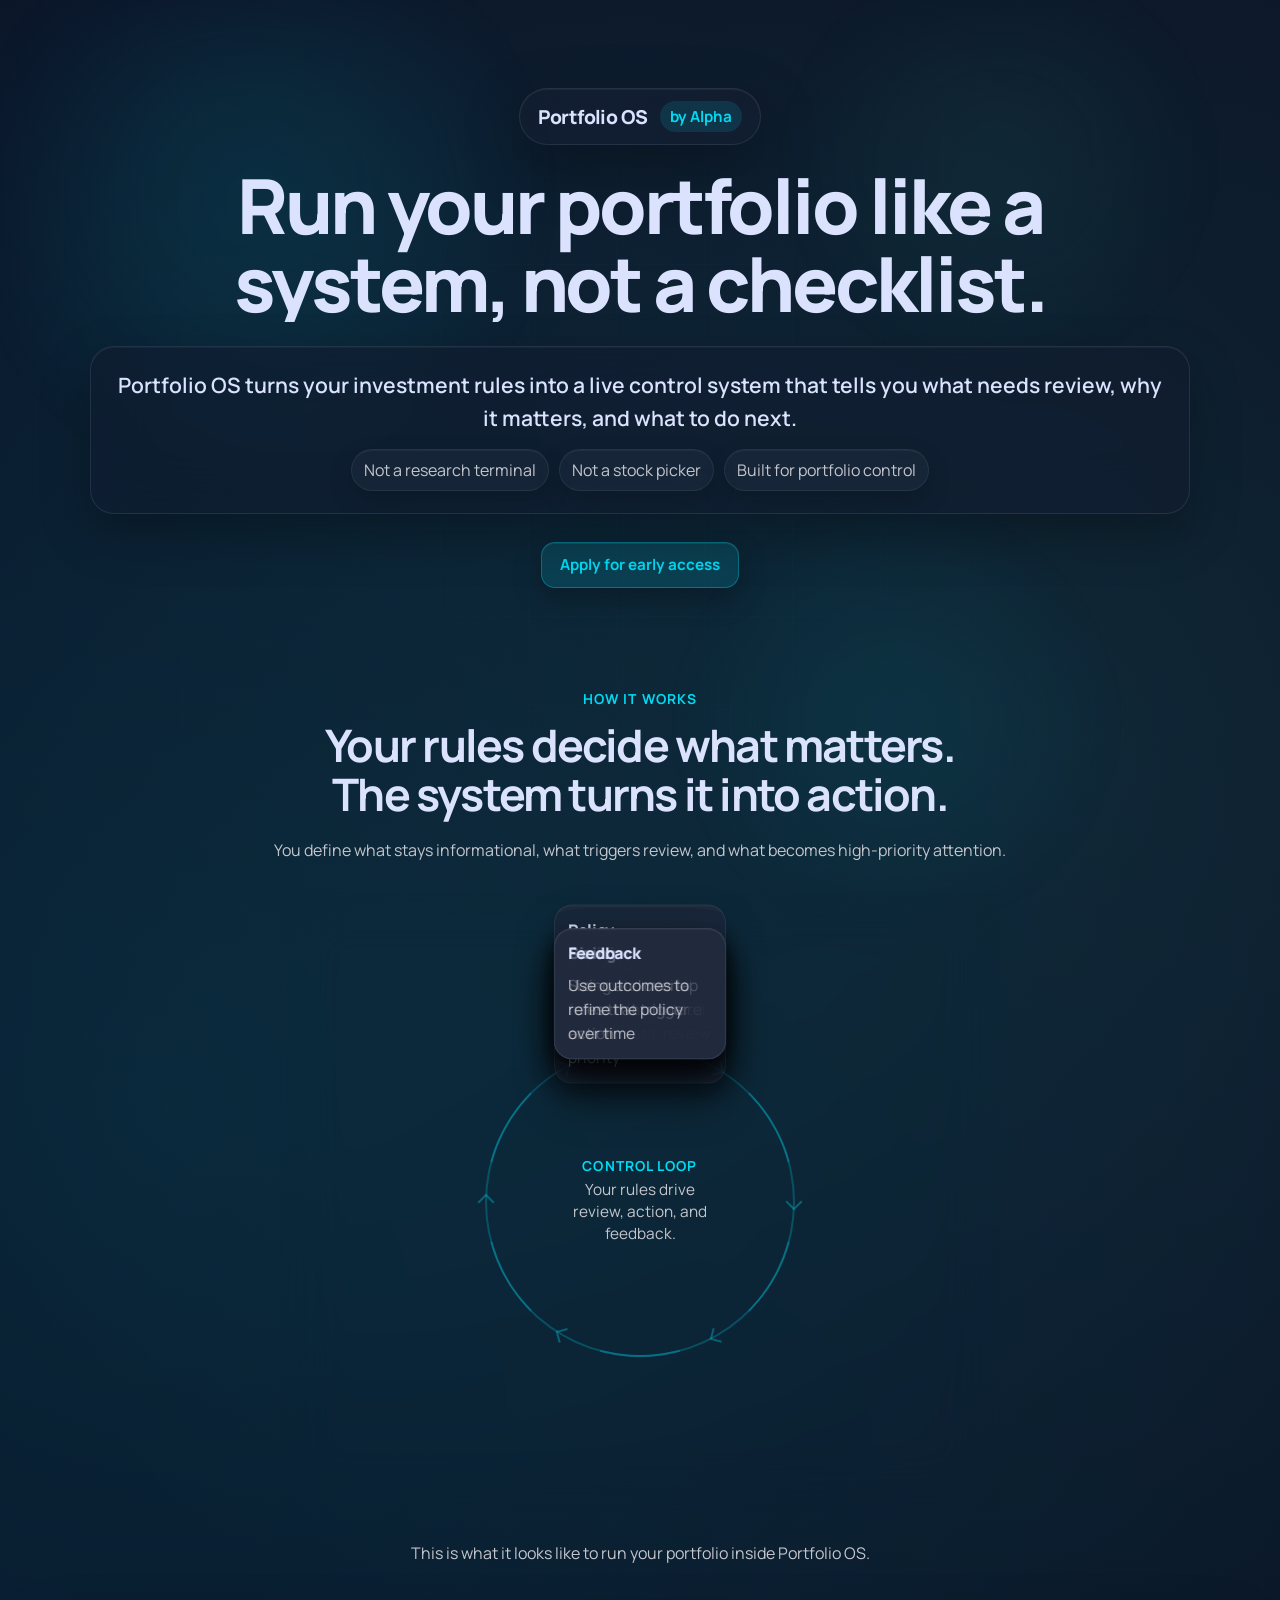
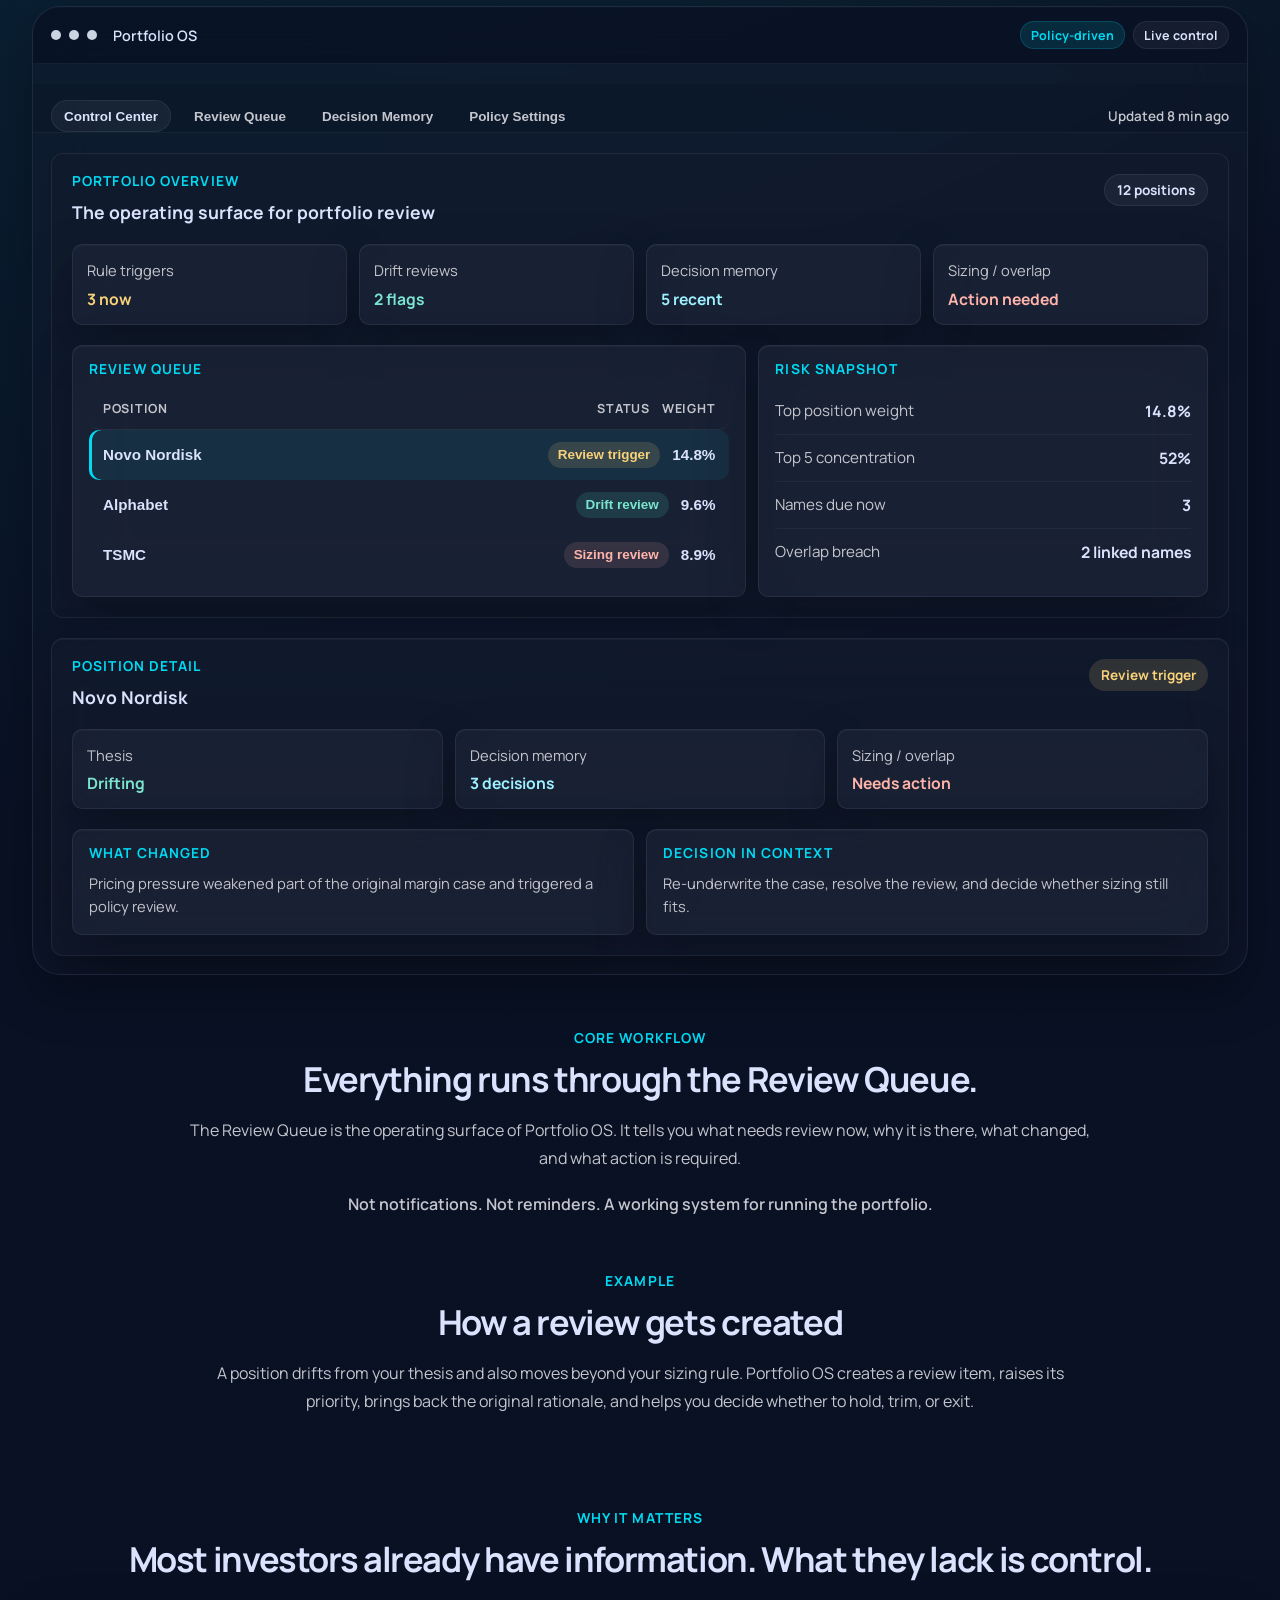
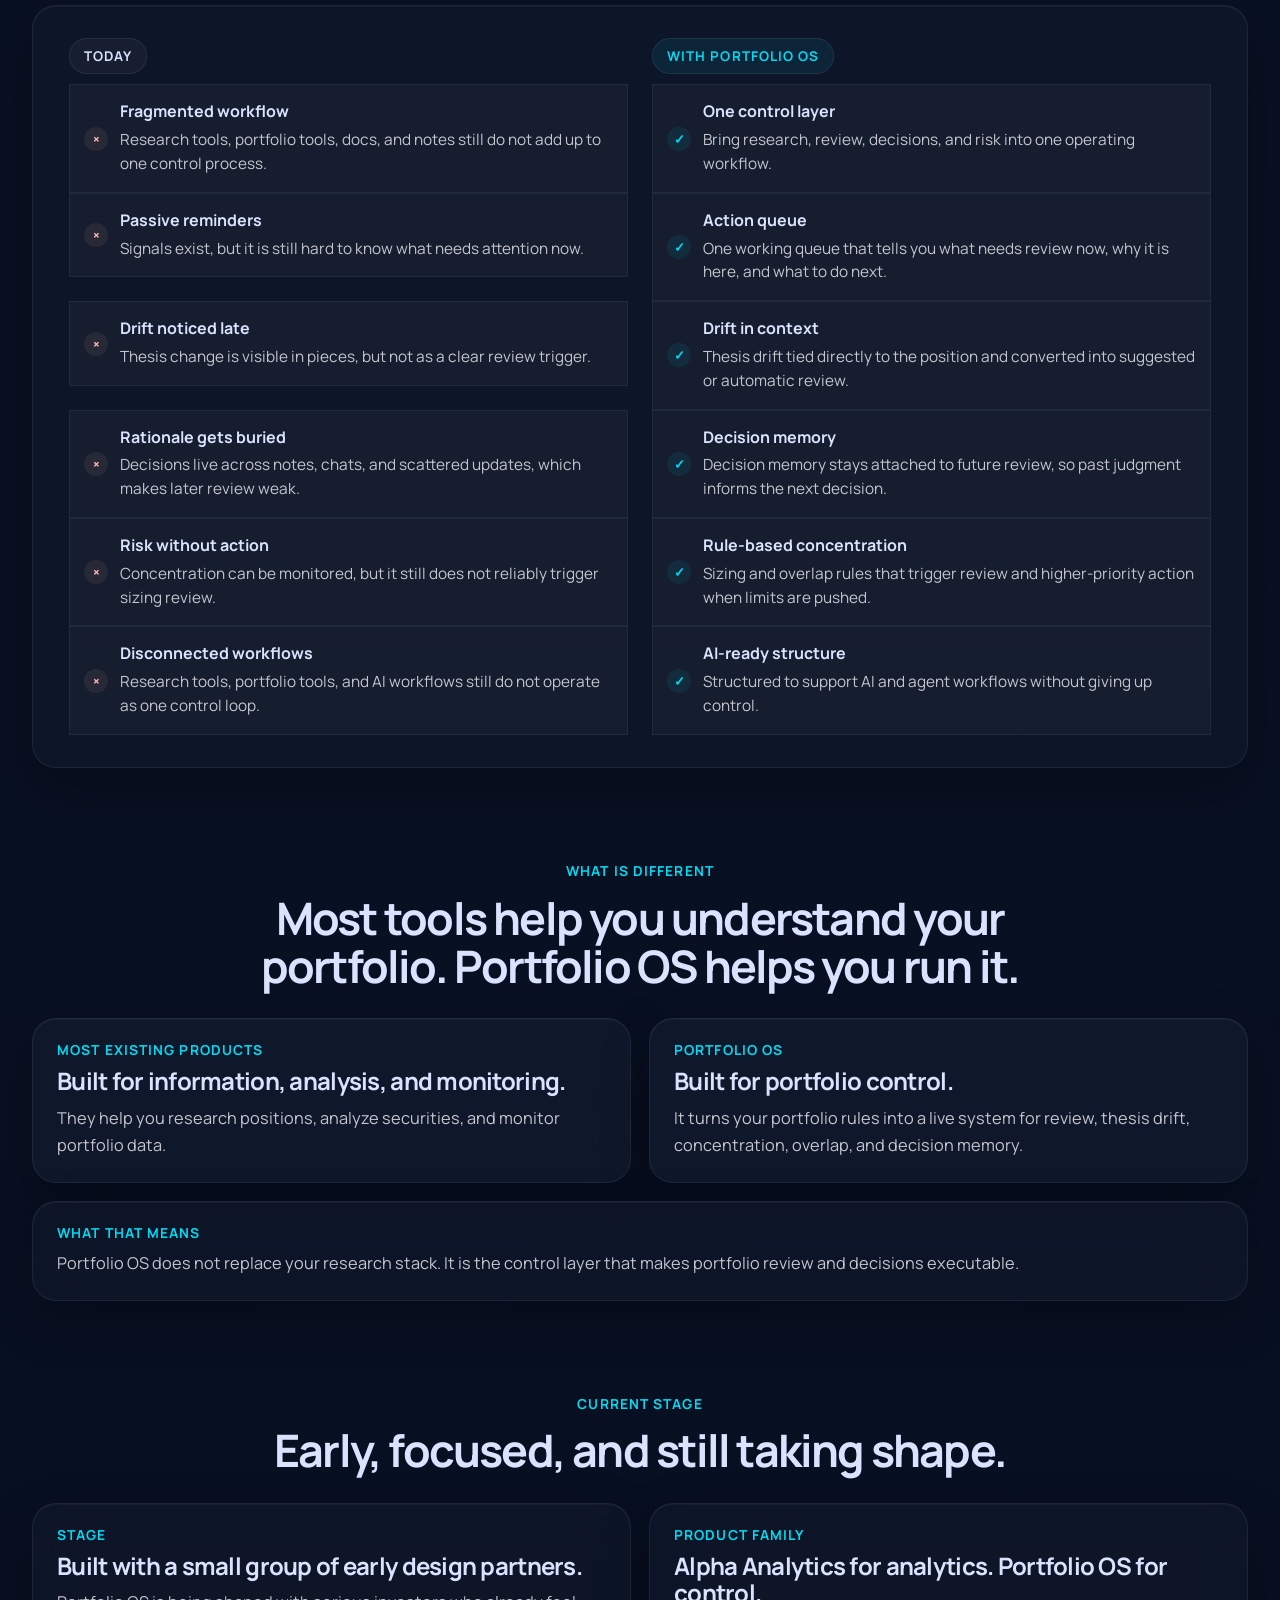
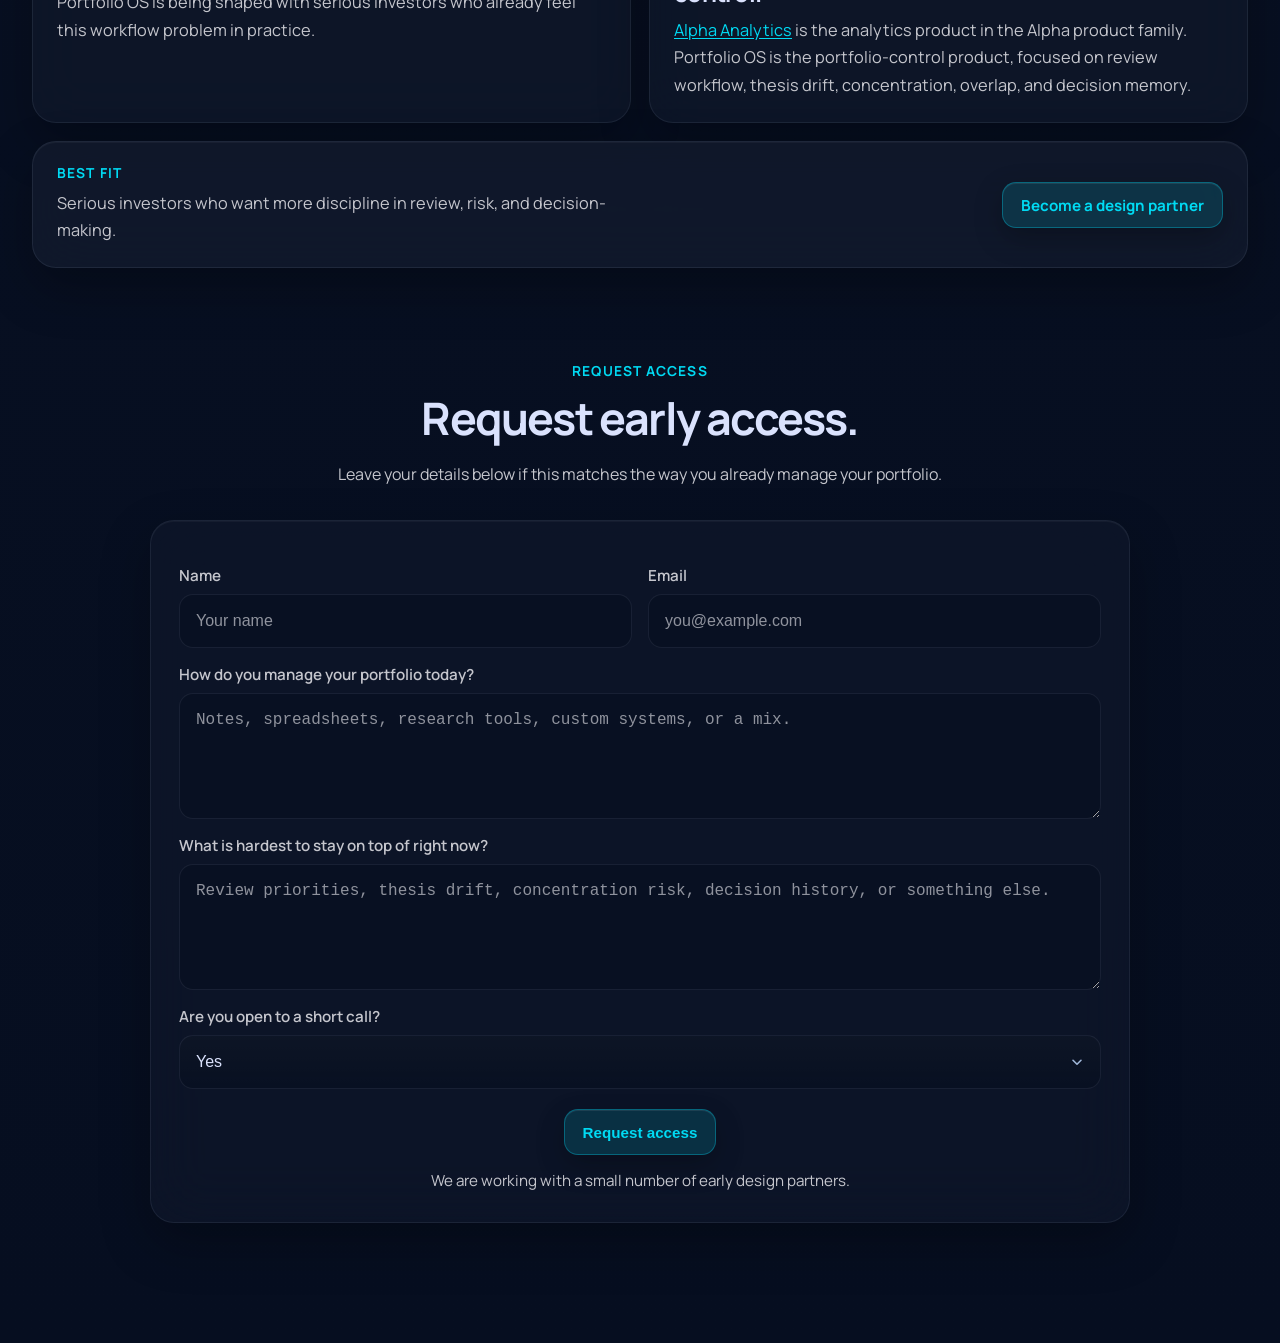
<file: index.html>
<!doctype html>
<html lang="en">
  <head>
    <meta charset="UTF-8" />
    <meta name="viewport" content="width=device-width, initial-scale=1.0" />
    <title>Portfolio OS | Portfolio control for serious investors</title>
    <meta
      name="description"
      content="Portfolio OS by Alpha. Portfolio control for serious investors, built around review priorities, thesis drift, concentration, and decision memory."
    />
    <link rel="preconnect" href="https://fonts.googleapis.com" />
    <link rel="preconnect" href="https://fonts.gstatic.com" crossorigin />
    <link
      href="https://fonts.googleapis.com/css2?family=Manrope:wght@400;500;600;700;800&display=swap"
      rel="stylesheet"
    />
    <link rel="stylesheet" href="./styles.css" />
  </head>
  <body>
    <main class="page-shell">
      <section class="hero">
        <div class="hero-brand" aria-label="Product brand">
          <span class="hero-brand-product">Portfolio OS</span>
          <span class="hero-brand-parent">by Alpha</span>
        </div>
        <h1>Run your portfolio like a system, not a checklist.</h1>
        <div class="hero-thesis">
          <p class="hero-subtitle">
            Portfolio OS turns your investment rules into a live control system that tells you what needs review, why it matters, and what to do next.
          </p>
          <p class="hero-support">
            <span>Not a research terminal</span>
            <span>Not a stock picker</span>
            <span>Built for portfolio control</span>
          </p>
        </div>
        <div class="hero-actions">
          <a href="#signup" class="button button-primary">Apply for early access</a>
        </div>
      </section>

      <section class="section section-divider" id="workflow">
        <div class="section-intro">
          <div class="eyebrow">How it works</div>
          <h2>Your rules decide what matters. The system turns it into action.</h2>
          <p>
            You define what stays informational, what triggers review, and what
            becomes high-priority attention.
          </p>
        </div>

        <div class="hero-diagram workflow-loop" aria-label="Portfolio control workflow">
          <div class="hero-diagram-grid">
            <div class="loop-ring" aria-hidden="true">
              <div class="loop-segment loop-segment-1"></div>
              <div class="loop-segment loop-segment-2"></div>
              <div class="loop-segment loop-segment-3"></div>
              <div class="loop-segment loop-segment-4"></div>
              <div class="loop-segment loop-segment-5"></div>
              <div class="loop-segment loop-segment-6"></div>
            </div>
            <div class="orbit orbit-1">
              <div class="diagram-node-frame">
                <div class="diagram-node">
                  <span class="diagram-label">Policy</span>
                  <span class="diagram-text">Define what stays informational, what creates review, and what becomes priority</span>
                </div>
              </div>
            </div>
            <div class="orbit orbit-2">
              <div class="diagram-node-frame">
                <div class="diagram-node">
                  <span class="diagram-label">Attention</span>
                  <span class="diagram-text">A working queue of ranked review items</span>
                </div>
              </div>
            </div>
            <div class="orbit orbit-3">
              <div class="diagram-node-frame">
                <div class="diagram-node">
                  <span class="diagram-label">Drift</span>
                  <span class="diagram-text">Signals that become suggested or automatic review</span>
                </div>
              </div>
            </div>
            <div class="orbit orbit-4">
              <div class="diagram-node-frame">
                <div class="diagram-node">
                  <span class="diagram-label">Decision</span>
                  <span class="diagram-text">Rationale carried forward into future review</span>
                </div>
              </div>
            </div>
            <div class="orbit orbit-5">
              <div class="diagram-node-frame">
                <div class="diagram-node">
                  <span class="diagram-label">Sizing</span>
                  <span class="diagram-text">Sizing and overlap rules that trigger action</span>
                </div>
              </div>
            </div>
            <div class="orbit orbit-6">
              <div class="diagram-node-frame">
                <div class="diagram-node">
                  <span class="diagram-label">Feedback</span>
                  <span class="diagram-text">Use outcomes to refine the policy over time</span>
                </div>
              </div>
            </div>
            <div class="diagram-center-note" aria-hidden="true">
              <span class="diagram-center-label">Control loop</span>
              <span class="diagram-center-text">Your rules drive review, action, and feedback.</span>
            </div>
          </div>
        </div>

        <div class="workflow-demo-intro">
          <p>
            This is what it looks like to run your portfolio inside Portfolio OS.
          </p>
        </div>

        <div class="product-wireframe" aria-label="Simplified product view">
          <div class="app-chrome">
            <div class="chrome-dots" aria-hidden="true">
              <span></span>
              <span></span>
              <span></span>
            </div>
            <div class="chrome-title">Portfolio OS</div>
            <div class="chrome-actions">
              <span class="chrome-pill">Policy-driven</span>
              <span class="chrome-pill chrome-pill-muted">Live control</span>
            </div>
          </div>

          <div class="app-toolbar">
            <div class="toolbar-tabs">
              <button type="button" class="toolbar-tab toolbar-tab-active" data-view="control">Control Center</button>
              <button type="button" class="toolbar-tab" data-view="queue">Review Queue</button>
              <button type="button" class="toolbar-tab" data-view="memory">Decision Memory</button>
              <button type="button" class="toolbar-tab" data-view="policy">Policy Settings</button>
            </div>
            <div class="toolbar-meta">Updated 8 min ago</div>
          </div>

          <div class="mock-view mock-view-active" data-view-panel="control">
            <div class="portfolio-overview">
              <div class="overview-topline">
                <div>
                  <div class="wireframe-kicker">Portfolio overview</div>
                  <h3>The operating surface for portfolio review</h3>
                </div>
                <div class="overview-badge">12 positions</div>
              </div>

              <div class="overview-metrics">
              <div class="metric-card">
                <span class="metric-label">Rule triggers</span>
                <strong class="metric-value metric-value-attention">3 now</strong>
              </div>
              <div class="metric-card">
                <span class="metric-label">Drift reviews</span>
                <strong class="metric-value metric-value-drift">2 flags</strong>
                </div>
                <div class="metric-card">
                  <span class="metric-label">Decision memory</span>
                  <strong class="metric-value metric-value-action">5 recent</strong>
                </div>
                <div class="metric-card">
                  <span class="metric-label">Sizing / overlap</span>
                  <strong class="metric-value metric-value-risk">Action needed</strong>
                </div>
              </div>

              <div class="portfolio-grid">
              <div class="portfolio-panel portfolio-table-panel">
                <div class="wireframe-kicker">Review queue</div>
                <div class="portfolio-table">
                    <div class="portfolio-row portfolio-row-head">
                      <span>Position</span>
                      <span>Status</span>
                      <span>Weight</span>
                    </div>
                    <button type="button" class="portfolio-row portfolio-row-button portfolio-row-active" data-position="novo">
                      <span class="portfolio-name">Novo Nordisk</span>
                      <span class="status-text status-attention">Review trigger</span>
                      <span class="portfolio-weight">14.8%</span>
                    </button>
                    <button type="button" class="portfolio-row portfolio-row-button" data-position="googl">
                      <span class="portfolio-name">Alphabet</span>
                      <span class="status-text status-drift">Drift review</span>
                      <span class="portfolio-weight">9.6%</span>
                    </button>
                    <button type="button" class="portfolio-row portfolio-row-button" data-position="tsmc">
                      <span class="portfolio-name">TSMC</span>
                      <span class="status-text status-risk">Sizing review</span>
                      <span class="portfolio-weight">8.9%</span>
                    </button>
                  </div>
                </div>

              <div class="portfolio-panel">
                  <div class="wireframe-kicker">Risk snapshot</div>
                  <div class="risk-row">
                    <span>Top position weight</span>
                    <strong class="metric-value metric-value-risk">14.8%</strong>
                  </div>
                  <div class="risk-row">
                    <span>Top 5 concentration</span>
                    <strong class="metric-value metric-value-risk">52%</strong>
                  </div>
                  <div class="risk-row">
                    <span>Names due now</span>
                    <strong class="metric-value metric-value-attention">3</strong>
                  </div>
                  <div class="risk-row">
                    <span>Overlap breach</span>
                    <strong class="metric-value metric-value-risk">2 linked names</strong>
                  </div>
                </div>
              </div>
            </div>

            <div class="wireframe-main position-detail">
              <div class="wireframe-topline">
                <div>
                  <div class="wireframe-kicker">Position detail</div>
                  <h3 id="detail-name">Novo Nordisk</h3>
                </div>
                <div id="detail-status" class="status-pill status-pill-attention">Needs review</div>
              </div>

              <div class="wireframe-metrics">
                <div class="metric-card">
                  <span class="metric-label">Thesis</span>
                  <strong id="detail-thesis" class="metric-value metric-value-drift">Drifting</strong>
                </div>
                <div class="metric-card">
                  <span class="metric-label">Decision memory</span>
                  <strong id="detail-decisions" class="metric-value metric-value-action">3 decisions</strong>
                </div>
                <div class="metric-card">
                  <span class="metric-label">Sizing / overlap</span>
                  <strong id="detail-concentration" class="metric-value metric-value-risk">Needs action</strong>
                </div>
              </div>

              <div class="wireframe-panel-grid">
                <div class="wireframe-panel">
                  <div class="wireframe-kicker">What changed</div>
                  <p id="detail-change">Pricing pressure is weakening part of the original margin case.</p>
                </div>
                <div class="wireframe-panel">
                  <div class="wireframe-kicker">Decision in context</div>
                  <p id="detail-action">Re-underwrite the case and decide whether sizing still fits.</p>
                </div>
              </div>
            </div>
          </div>

          <div class="mock-view" data-view-panel="queue">
            <div class="mock-single-panel">
              <div class="overview-topline">
                <div>
                  <div class="wireframe-kicker">Review queue</div>
                  <h3>The queue you run the workflow from</h3>
                </div>
                <div class="overview-badge">Rule-driven</div>
              </div>
              <div class="queue-cards">
                <div class="queue-card">
                  <div class="queue-card-top">
                    <strong>Novo Nordisk</strong>
                    <span class="status-text status-attention">Review now</span>
                  </div>
                  <p>Auto-created by policy after a review trigger on thesis pressure and elevated sizing.</p>
                </div>
                <div class="queue-card">
                  <div class="queue-card-top">
                    <strong>Alphabet</strong>
                    <span class="status-text status-drift">Thesis drift</span>
                  </div>
                  <p>Drift moved past the user-defined threshold and was promoted into the queue for review.</p>
                </div>
                <div class="queue-card">
                  <div class="queue-card-top">
                    <strong>TSMC + ASML</strong>
                    <span class="status-text status-risk">Overlap / sizing</span>
                  </div>
                  <p>Exposure and overlap crossed the policy threshold and were pushed into high-priority attention.</p>
                </div>
              </div>
            </div>
          </div>

          <div class="mock-view" data-view-panel="memory">
            <div class="mock-single-panel">
              <div class="overview-topline">
                <div>
                  <div class="wireframe-kicker">Decision memory</div>
                  <h3>Past decisions carried into future review</h3>
                </div>
                <div class="overview-badge">5 recent</div>
              </div>
              <div class="memory-table">
                <div class="memory-row memory-row-head">
                  <span>Date</span>
                  <span>Position</span>
                  <span>Decision</span>
                  <span>Reason</span>
                </div>
                <div class="memory-row">
                  <span>Mar 18</span>
                  <span>Novo Nordisk</span>
                  <span class="memory-decision">Hold / Review</span>
                  <span>Margin case weakening; carried forward into the next thesis review and sizing decision.</span>
                </div>
                <div class="memory-row">
                  <span>Mar 12</span>
                  <span>Alphabet</span>
                  <span class="memory-decision">Trim</span>
                  <span>Recovery case lagging; rationale preserved for the next review of capital allocation.</span>
                </div>
                <div class="memory-row">
                  <span>Mar 05</span>
                  <span>TSMC</span>
                  <span class="memory-decision">Hold</span>
                  <span>Position remained high conviction, but sizing and overlap moved closer to the policy limit.</span>
                </div>
              </div>
            </div>
          </div>

          <div class="mock-view" data-view-panel="policy">
            <div class="mock-single-panel">
              <div class="overview-topline">
                <div>
                  <div class="wireframe-kicker">Policy settings</div>
                  <h3>Define the rules that run your control workflow</h3>
                </div>
                <div class="overview-badge">User-defined</div>
              </div>
              <p class="mock-panel-intro">
                This is configurable by the investor, not hard-coded by the
                product. You decide which conditions stay informational, which
                create a review, and which move into higher-priority attention.
              </p>
              <div class="policy-grid">
                <div class="policy-card">
                  <div class="policy-card-top">
                    <strong>Review cadence</strong>
                    <span class="policy-value">30 days</span>
                  </div>
                  <p>Trigger review if a core position has not been revisited in 30 days.</p>
                </div>
                <div class="policy-card">
                  <div class="policy-card-top">
                    <strong>Drift threshold</strong>
                    <span class="policy-value">Medium</span>
                  </div>
                  <p>Escalate when thesis evidence no longer matches the original case.</p>
                </div>
                <div class="policy-card">
                  <div class="policy-card-top">
                    <strong>Single-name concentration</strong>
                    <span class="policy-value">12%</span>
                  </div>
                  <p>Flag any position that crosses the sizing rule and push it into review.</p>
                </div>
                <div class="policy-card">
                  <div class="policy-card-top">
                    <strong>Overlap threshold</strong>
                    <span class="policy-value">High</span>
                  </div>
                  <p>Escalate linked exposures when overlap creates a higher-priority review item.</p>
                </div>
                <div class="policy-card">
                  <div class="policy-card-top">
                    <strong>Decision retention</strong>
                    <span class="policy-value">Always on</span>
                  </div>
                  <p>Keep adds, trims, holds, and exits attached to the position so future review has context.</p>
                </div>
              </div>
            </div>
          </div>
        </div>

        <div class="section-intro section-intro-compact">
          <div class="eyebrow">Core workflow</div>
          <h2>Everything runs through the Review Queue.</h2>
          <p>
            The Review Queue is the operating surface of Portfolio OS. It tells
            you what needs review now, why it is there, what changed, and what
            action is required.
          </p>
          <p class="section-intro-emphasis">
            Not notifications. Not reminders. A working system for running the
            portfolio.
          </p>
        </div>

        <div class="section-intro section-intro-compact">
          <div class="eyebrow">Example</div>
          <h2>How a review gets created</h2>
          <p>
            A position drifts from your thesis and also moves beyond your sizing
            rule. Portfolio OS creates a review item, raises its priority,
            brings back the original rationale, and helps you decide whether to
            hold, trim, or exit.
          </p>
        </div>
      </section>

      <section class="section section-divider section-soft">
        <div class="section-intro">
          <div class="eyebrow">Why it matters</div>
          <h2>Most investors already have information. What they lack is control.</h2>
        </div>

        <div class="compare-band">
          <div class="compare-head compare-head-left">Today</div>
          <div class="compare-head compare-head-right">With Portfolio OS</div>

          <div class="compare-item compare-item-negative">
            <div class="compare-copy">
              <strong>Fragmented workflow</strong>
              <span>Research tools, portfolio tools, docs, and notes still do not add up to one control process.</span>
            </div>
          </div>
          <div class="compare-item compare-item-positive">
            <div class="compare-copy">
              <strong>One control layer</strong>
              <span>Bring research, review, decisions, and risk into one operating workflow.</span>
            </div>
          </div>

          <div class="compare-item compare-item-negative">
            <div class="compare-copy">
              <strong>Passive reminders</strong>
              <span>Signals exist, but it is still hard to know what needs attention now.</span>
            </div>
          </div>
          <div class="compare-item compare-item-positive">
            <div class="compare-copy">
              <strong>Action queue</strong>
              <span>One working queue that tells you what needs review now, why it is here, and what to do next.</span>
            </div>
          </div>

          <div class="compare-item compare-item-negative">
            <div class="compare-copy">
              <strong>Drift noticed late</strong>
              <span>Thesis change is visible in pieces, but not as a clear review trigger.</span>
            </div>
          </div>
          <div class="compare-item compare-item-positive">
            <div class="compare-copy">
              <strong>Drift in context</strong>
              <span>Thesis drift tied directly to the position and converted into suggested or automatic review.</span>
            </div>
          </div>

          <div class="compare-item compare-item-negative">
            <div class="compare-copy">
              <strong>Rationale gets buried</strong>
              <span>Decisions live across notes, chats, and scattered updates, which makes later review weak.</span>
            </div>
          </div>
          <div class="compare-item compare-item-positive">
            <div class="compare-copy">
              <strong>Decision memory</strong>
              <span>Decision memory stays attached to future review, so past judgment informs the next decision.</span>
            </div>
          </div>

          <div class="compare-item compare-item-negative">
            <div class="compare-copy">
              <strong>Risk without action</strong>
              <span>Concentration can be monitored, but it still does not reliably trigger sizing review.</span>
            </div>
          </div>
          <div class="compare-item compare-item-positive">
            <div class="compare-copy">
              <strong>Rule-based concentration</strong>
              <span>Sizing and overlap rules that trigger review and higher-priority action when limits are pushed.</span>
            </div>
          </div>

          <div class="compare-item compare-item-negative">
            <div class="compare-copy">
              <strong>Disconnected workflows</strong>
              <span>Research tools, portfolio tools, and AI workflows still do not operate as one control loop.</span>
            </div>
          </div>
          <div class="compare-item compare-item-positive">
            <div class="compare-copy">
              <strong>AI-ready structure</strong>
              <span>Structured to support AI and agent workflows without giving up control.</span>
            </div>
          </div>
        </div>
      </section>

      <section class="section section-divider">
        <div class="section-intro">
          <div class="eyebrow">What is different</div>
          <h2>Most tools help you understand your portfolio. Portfolio OS helps you run it.</h2>
        </div>
        <div class="difference-grid" aria-label="How Portfolio OS differs from existing products">
          <div class="difference-card difference-card-muted">
            <div class="difference-label">Most existing products</div>
            <h3>Built for information, analysis, and monitoring.</h3>
            <p>
              They help you research positions, analyze securities, and monitor
              portfolio data.
            </p>
          </div>
          <div class="difference-card difference-card-accent">
            <div class="difference-label">Portfolio OS</div>
            <h3>Built for portfolio control.</h3>
            <p>
              It turns your portfolio rules into a live system for review,
              thesis drift, concentration, overlap, and decision memory.
            </p>
          </div>
          <div class="difference-card difference-card-full">
            <div class="difference-label">What that means</div>
            <p>
              Portfolio OS does not replace your research stack. It is
              the control layer that makes portfolio review and decisions
              executable.
            </p>
          </div>
        </div>
      </section>

      <section class="section section-divider" id="stage">
        <div class="section-intro">
          <div class="eyebrow">Current stage</div>
          <h2>Early, focused, and still taking shape.</h2>
        </div>
        <div class="stage-grid">
          <div class="stage-card">
            <div class="difference-label">Stage</div>
            <h3>Built with a small group of early design partners.</h3>
            <p>
              Portfolio OS is being shaped with serious investors who already
              feel this workflow problem in practice.
            </p>
          </div>
          <div class="stage-card">
            <div class="difference-label">Product family</div>
            <h3>Alpha Analytics for analytics. Portfolio OS for control.</h3>
            <p>
              <a href="https://alphaanalytics.org/" class="inline-link">Alpha Analytics</a>
              is the analytics product in the Alpha product family. Portfolio OS
              is the portfolio-control product, focused on review workflow,
              thesis drift, concentration, overlap, and decision memory.
            </p>
          </div>
          <div class="stage-card stage-card-cta">
            <div>
              <div class="difference-label">Best fit</div>
              <p>
                Serious investors who want more discipline in review, risk, and
                decision-making.
              </p>
            </div>
            <a href="#signup" class="button button-primary">Become a design partner</a>
          </div>
        </div>
      </section>

      <section class="section section-divider section-form" id="signup">
        <div class="section-intro">
          <div class="eyebrow">Request access</div>
          <h2>Request early access.</h2>
          <p>Leave your details below if this matches the way you already manage your portfolio.</p>
        </div>
        <form
          class="signup-form"
          action="https://formspree.io/f/mdawbgey"
          method="POST"
          autocomplete="off"
        >
          <input type="hidden" name="_subject" value="New Portfolio OS early access request" />
          <input type="hidden" name="_next" value="./thank-you.html" />
          <input type="hidden" name="_captcha" value="false" />
          <div class="form-grid">
            <label>
              Name
              <input type="text" name="name" placeholder="Your name" required autocomplete="off" autocapitalize="words" spellcheck="false" />
            </label>
            <label>
              Email
              <input type="email" name="email" placeholder="you@example.com" required autocomplete="off" autocapitalize="off" spellcheck="false" />
            </label>
          </div>
          <label>
            How do you manage your portfolio today?
            <textarea
              name="workflow"
              rows="4"
              placeholder="Notes, spreadsheets, research tools, custom systems, or a mix."
              required
            ></textarea>
          </label>
          <label>
            What is hardest to stay on top of right now?
            <textarea
              name="pain"
              rows="4"
              placeholder="Review priorities, thesis drift, concentration risk, decision history, or something else."
            ></textarea>
          </label>
          <label>
            Are you open to a short call?
            <select name="callInterest">
              <option>Yes</option>
              <option>Maybe</option>
              <option>No</option>
            </select>
          </label>
          <div class="form-actions">
            <button type="submit" class="button button-primary">Request access</button>
          </div>
          <p class="form-reassurance">
            We are working with a small number of early design partners.
          </p>
        </form>
      </section>
    </main>
    <script src="./mockup.js"></script>
  </body>
</html>
</file>
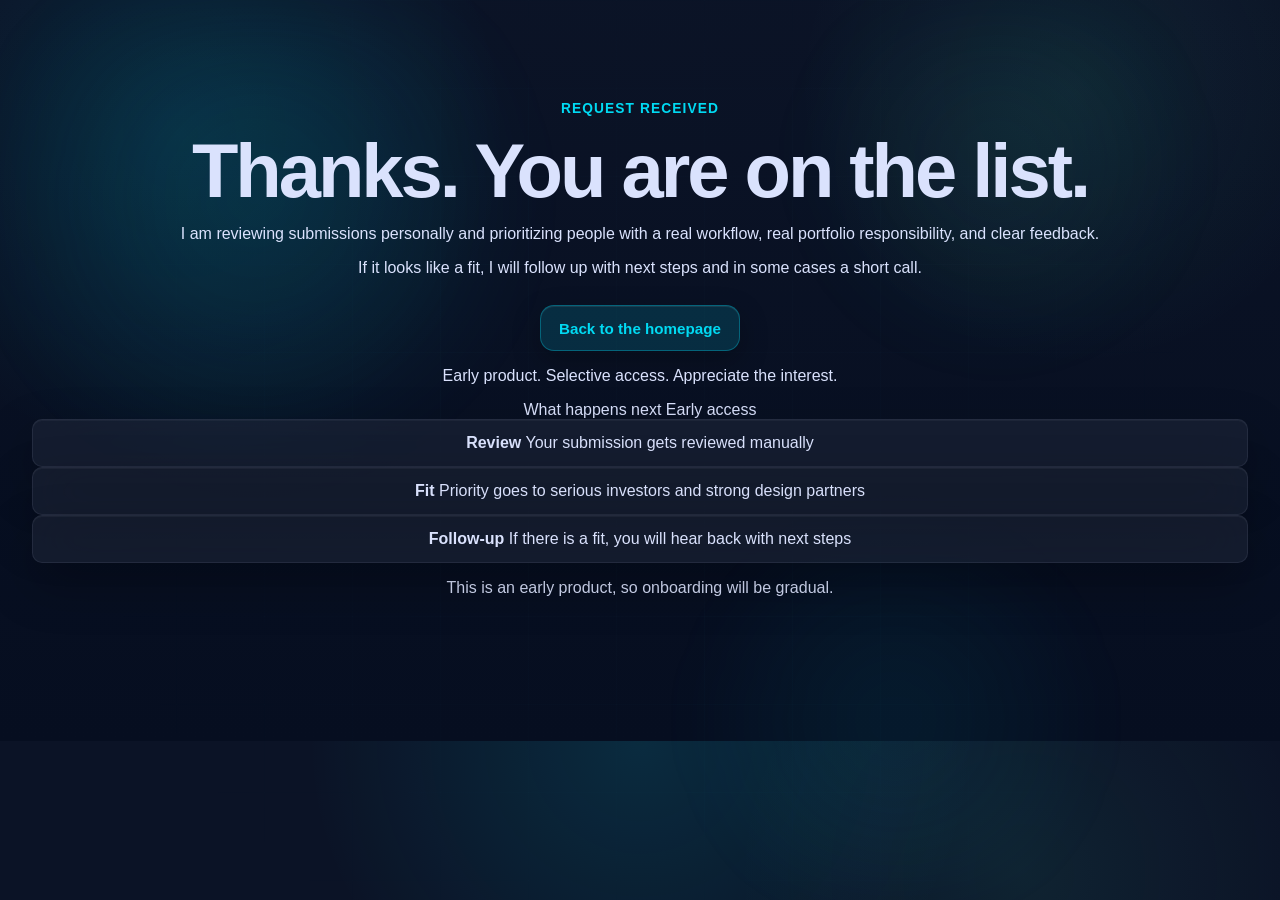
<file: thank-you.html>
<!doctype html>
<html lang="en">
  <head>
    <meta charset="UTF-8" />
    <meta name="viewport" content="width=device-width, initial-scale=1.0" />
    <title>Portfolio OS | Thanks</title>
    <meta
      name="description"
      content="Thanks for requesting early access to Portfolio OS."
    />
    <link rel="stylesheet" href="./styles.css" />
  </head>
  <body>
    <main class="page-shell">
      <section class="hero">
        <div class="hero-copy">
          <p class="eyebrow">Request received</p>
          <h1>Thanks. You are on the list.</h1>
          <p class="hero-text">
            I am reviewing submissions personally and prioritizing people with a
            real workflow, real portfolio responsibility, and clear feedback.
          </p>
          <p class="hero-text">
            If it looks like a fit, I will follow up with next steps and in
            some cases a short call.
          </p>
          <div class="hero-actions">
            <a href="./index.html" class="button button-primary">Back to the homepage</a>
          </div>
          <p class="microcopy">
            Early product. Selective access. Appreciate the interest.
          </p>
        </div>

        <div class="hero-panel">
          <div class="panel">
            <div class="panel-header">
              <span>What happens next</span>
              <span>Early access</span>
            </div>
            <div class="panel-stack">
              <div class="metric-card">
                <strong>Review</strong>
                <span>Your submission gets reviewed manually</span>
              </div>
              <div class="metric-card">
                <strong>Fit</strong>
                <span>Priority goes to serious investors and strong design partners</span>
              </div>
              <div class="metric-card">
                <strong>Follow-up</strong>
                <span>If there is a fit, you will hear back with next steps</span>
              </div>
            </div>
            <p class="panel-note">
              This is an early product, so onboarding will be gradual.
            </p>
          </div>
        </div>
      </section>
    </main>
  </body>
</html>
</file>
<file: styles.css>
:root {
  --bg: #ffffff;
  --bg-soft: #f8fafc;
  --line: #e2e8f0;
  --line-strong: #cbd5e1;
  --text: #0f172a;
  --muted: #475569;
  --accent: #2563eb;
  --accent-dark: #1d4ed8;
  --accent-soft: rgba(37, 99, 235, 0.08);
  --attention: #b45309;
  --attention-soft: rgba(180, 83, 9, 0.1);
  --drift: #7c3aed;
  --drift-soft: rgba(124, 58, 237, 0.1);
  --risk: #b91c1c;
  --risk-soft: rgba(185, 28, 28, 0.08);
  --action: #0f766e;
  --action-soft: rgba(15, 118, 110, 0.1);
}

* {
  box-sizing: border-box;
}

html {
  scroll-behavior: smooth;
  background: #f8fbff;
}

body {
  position: relative;
  margin: 0;
  background:
    radial-gradient(circle at top, rgba(255, 255, 255, 0.98), rgba(248, 250, 252, 0.94) 46%, rgba(241, 245, 249, 0.96) 100%);
  color: var(--text);
  font-family: -apple-system, BlinkMacSystemFont, "Segoe UI", Roboto, Helvetica, Arial, sans-serif;
  overflow-x: hidden;
}

body::before,
body::after {
  content: "";
  position: fixed;
  inset: 0;
  pointer-events: none;
}

body::before {
  z-index: 0;
  background:
    linear-gradient(rgba(37, 99, 235, 0.035) 1px, transparent 1px),
    linear-gradient(90deg, rgba(37, 99, 235, 0.035) 1px, transparent 1px);
  background-size: 72px 72px;
  mask-image: radial-gradient(circle at center, black 18%, transparent 82%);
  opacity: 0.55;
}

body::after {
  z-index: 0;
  background:
    radial-gradient(circle at 16% 22%, rgba(37, 99, 235, 0.12), transparent 26%),
    radial-gradient(circle at 82% 18%, rgba(124, 58, 237, 0.09), transparent 22%),
    radial-gradient(circle at 70% 78%, rgba(15, 118, 110, 0.08), transparent 20%),
    radial-gradient(circle at 18% 74%, rgba(37, 99, 235, 0.08), transparent 18%);
  filter: blur(22px);
  opacity: 0.95;
  animation: ambientDrift 22s ease-in-out infinite alternate;
}

a {
  color: inherit;
  text-decoration: none;
}

.inline-link {
  color: var(--accent);
  text-decoration: underline;
  text-underline-offset: 2px;
}

.page-shell {
  position: relative;
  z-index: 1;
  width: min(1600px, calc(100% - 64px));
  margin: 0 auto;
  padding: 0 0 72px;
}

@keyframes ambientDrift {
  0% {
    transform: translate3d(0, 0, 0) scale(1);
  }
  50% {
    transform: translate3d(1.5%, -1.25%, 0) scale(1.04);
  }
  100% {
    transform: translate3d(-1.5%, 1.5%, 0) scale(1.02);
  }
}

.hero {
  padding: 88px 0 56px;
  text-align: center;
}

.hero-brand {
  display: inline-flex;
  align-items: center;
  gap: 12px;
  margin-bottom: 22px;
  padding: 12px 18px;
  border: 1px solid rgba(20, 33, 61, 0.12);
  border-radius: 999px;
  background: linear-gradient(180deg, rgba(255, 255, 255, 0.98), rgba(241, 245, 249, 0.92));
  box-shadow: 0 10px 24px rgba(15, 23, 42, 0.06);
}

.hero-brand-product {
  color: var(--text);
  font-size: 1.2rem;
  font-weight: 800;
  letter-spacing: -0.03em;
}

.hero-brand-parent {
  display: inline-flex;
  align-items: center;
  padding: 5px 10px;
  border-radius: 999px;
  background: rgba(37, 99, 235, 0.08);
  color: var(--accent);
  font-size: 0.95rem;
  font-weight: 700;
}

.eyebrow {
  margin-bottom: 16px;
  color: var(--accent);
  font-size: 0.78rem;
  font-weight: 700;
  letter-spacing: 0.1em;
  text-transform: uppercase;
}

.hero h1,
.section-intro h2 {
  margin: 0;
  letter-spacing: -0.04em;
  text-wrap: balance;
  text-align: center;
}

.hero h1 {
  position: relative;
  max-width: 36ch;
  margin-left: auto;
  margin-right: auto;
  font-size: clamp(3rem, 6vw, 4.75rem);
  line-height: 1.02;
  font-weight: 800;
  overflow: hidden;
}

.hero h1::after {
  content: "";
  position: absolute;
  top: -18%;
  left: -20%;
  width: 18%;
  height: 140%;
  background: linear-gradient(
    90deg,
    rgba(255, 255, 255, 0),
    rgba(164, 243, 255, 0.18),
    rgba(255, 255, 255, 0)
  );
  transform: translateX(-260%) skewX(-24deg);
  opacity: 0;
  pointer-events: none;
  animation: heroHeadingShine 1.15s ease-out 2s 1 both;
}

.hero-thesis {
  display: grid;
  gap: 14px;
  max-width: 1100px;
  margin: 24px auto 0;
  padding: 22px 26px;
  border: 1px solid rgba(20, 33, 61, 0.1);
  border-radius: 24px;
  background: linear-gradient(180deg, rgba(248, 250, 252, 0.96), rgba(255, 255, 255, 0.98));
}

.hero-subtitle {
  max-width: none;
  margin: 0;
  color: var(--text);
  font-size: 1.32rem;
  font-weight: 600;
  line-height: 1.55;
  text-align: center;
}

.hero-actions {
  display: flex;
  justify-content: center;
  gap: 12px;
  flex-wrap: wrap;
  margin-top: 28px;
}

.hero-support {
  display: flex;
  justify-content: center;
  gap: 10px;
  flex-wrap: wrap;
  margin: 0;
  max-width: none;
  color: var(--muted);
  font-size: 1rem;
  line-height: 1.5;
  text-align: center;
}

.hero-support span {
  position: relative;
  display: inline-flex;
  align-items: center;
  min-height: 38px;
  padding: 8px 12px;
  border-radius: 999px;
  background: rgba(255, 255, 255, 0.92);
  border: 1px solid rgba(20, 33, 61, 0.08);
  overflow: hidden;
}

.hero-support span::after {
  content: "";
  position: absolute;
  top: -35%;
  left: -38%;
  width: 34%;
  height: 170%;
  background: linear-gradient(
    90deg,
    rgba(255, 255, 255, 0),
    rgba(255, 255, 255, 0.18),
    rgba(255, 255, 255, 0)
  );
  transform: translateX(-220%) skewX(-24deg);
  opacity: 0;
  pointer-events: none;
  animation: heroPillShine 30s ease-in-out infinite;
}

.hero-support span:hover::after {
  animation: heroPillHoverShine 1.2s ease-out 1;
  opacity: 1;
}

.hero-support span:nth-child(2)::after {
  animation-delay: 3.18s;
}

.hero-support span:nth-child(3)::after {
  animation-delay: 3.36s;
}

.hero-support span:nth-child(1)::after {
  animation-delay: 3s;
}

@keyframes heroPillShine {
  0%,
  8%,
  100% {
    transform: translateX(-220%) skewX(-24deg);
    opacity: 0;
  }

  1.5% {
    opacity: 1;
  }

  5.5% {
    transform: translateX(420%) skewX(-24deg);
    opacity: 1;
  }

  7% {
    transform: translateX(440%) skewX(-24deg);
    opacity: 0;
  }
}

@keyframes heroPillHoverShine {
  0% {
    transform: translateX(-220%) skewX(-24deg);
    opacity: 0;
  }

  12% {
    opacity: 1;
  }

  78% {
    transform: translateX(420%) skewX(-24deg);
    opacity: 1;
  }

  100% {
    transform: translateX(440%) skewX(-24deg);
    opacity: 0;
  }
}

@keyframes heroHeadingShine {
  0% {
    transform: translateX(-260%) skewX(-24deg);
    opacity: 0;
  }

  10% {
    opacity: 1;
  }

  78% {
    transform: translateX(540%) skewX(-24deg);
    opacity: 1;
  }

  100% {
    transform: translateX(560%) skewX(-24deg);
    opacity: 0;
  }
}

.difference-grid {
  display: grid;
  grid-template-columns: repeat(2, minmax(0, 1fr));
  gap: 18px;
  align-items: stretch;
}

.difference-card {
  padding: 24px 24px 22px;
  border: 1px solid rgba(20, 33, 61, 0.1);
  border-radius: 22px;
  background: rgba(255, 255, 255, 0.94);
}

.difference-card h3 {
  margin: 0 0 10px;
  color: var(--text);
  font-size: 1.5rem;
  line-height: 1.15;
  letter-spacing: -0.03em;
}

.difference-card p {
  margin: 0;
  color: var(--muted);
  font-size: 1.02rem;
  line-height: 1.7;
}

.difference-card-muted {
  background: rgba(248, 250, 252, 0.95);
}

.difference-card-accent {
  border-color: rgba(37, 99, 235, 0.16);
  background: linear-gradient(180deg, rgba(239, 246, 255, 0.88), rgba(255, 255, 255, 0.98));
}

.difference-card-full {
  grid-column: 1 / -1;
}

.stage-grid {
  display: grid;
  grid-template-columns: repeat(2, minmax(0, 1fr));
  gap: 18px;
  align-items: stretch;
}

.stage-card {
  padding: 24px 24px 22px;
  border: 1px solid rgba(20, 33, 61, 0.1);
  border-radius: 22px;
  background: rgba(255, 255, 255, 0.94);
}

.stage-card h3 {
  margin: 0 0 10px;
  color: var(--text);
  font-size: 1.5rem;
  line-height: 1.15;
  letter-spacing: -0.03em;
}

.stage-card p {
  margin: 0;
  color: var(--muted);
  font-size: 1.02rem;
  line-height: 1.7;
}

.stage-card-cta {
  grid-column: 1 / -1;
  display: flex;
  align-items: center;
  justify-content: space-between;
  gap: 18px;
  border-color: rgba(37, 99, 235, 0.14);
  background: linear-gradient(180deg, rgba(248, 250, 252, 0.96), rgba(255, 255, 255, 0.98));
}

.stage-card-cta p {
  max-width: 58ch;
}

.difference-label {
  margin-bottom: 10px;
  color: var(--accent);
  font-size: 0.78rem;
  font-weight: 700;
  letter-spacing: 0.08em;
  text-transform: uppercase;
}

.hero-diagram {
  display: grid;
  gap: 18px;
  max-width: 720px;
  margin: 40px auto 0;
  padding: 0;
  background: transparent;
  border: 0;
  border-radius: 0;
  box-shadow: none;
}

.workflow-loop {
  margin-top: 18px;
}

.hero-diagram-header {
  display: grid;
  gap: 8px;
  justify-items: center;
  text-align: center;
}

.hero-diagram-kicker {
  color: var(--accent);
  font-size: 0.78rem;
  font-weight: 700;
  letter-spacing: 0.08em;
  text-transform: uppercase;
}

.hero-diagram-header p {
  margin: 0;
  max-width: 72ch;
  color: var(--muted);
  font-size: 1rem;
  line-height: 1.6;
}

.hero-diagram-grid {
  display: grid;
  position: relative;
  width: min(100%, 620px);
  aspect-ratio: 1 / 1;
  margin: 0 auto;
}

.hero-diagram-grid::before {
  content: none;
}

.loop-ring {
  position: absolute;
  inset: 50%;
  width: 50%;
  height: 50%;
  transform: translate(-50%, -50%);
  animation: orbit-ring 24s linear infinite;
  transform-origin: center;
  z-index: 0;
  pointer-events: none;
}

.loop-segment {
  position: absolute;
  inset: 0;
  border: 2px solid transparent;
  border-radius: 50%;
  border-top-color: rgba(37, 99, 235, 0.22);
  pointer-events: none;
  z-index: 0;
}

.loop-segment::after {
  content: "";
  position: absolute;
  top: -7px;
  left: 50%;
  width: 10px;
  height: 10px;
  border-top: 2px solid rgba(37, 99, 235, 0.3);
  border-right: 2px solid rgba(37, 99, 235, 0.3);
  transform: translateX(-50%) rotate(45deg);
}

.orbit {
  position: absolute;
  inset: 0;
  animation: orbit-cards 36s linear infinite;
  transform-origin: center;
  z-index: 1;
  pointer-events: none;
}

.diagram-node-frame {
  position: absolute;
  top: 50%;
  left: 50%;
  transform: translate(-50%, -50%) translateY(-208px);
  pointer-events: none;
}

.orbit .diagram-node {
  position: relative;
  display: grid;
  gap: 10px;
  width: 172px;
  min-height: 86px;
  padding: 13px 13px;
  border: 1px solid rgba(20, 33, 61, 0.08);
  border-radius: 18px;
  background: rgba(255, 255, 255, 0.92);
  text-align: left;
  box-shadow:
    0 18px 36px rgba(0, 0, 0, 0.22),
    0 8px 18px rgba(0, 0, 0, 0.14),
    inset 0 1px 0 rgba(255, 255, 255, 0.04);
  animation: orbit-card-counter 36s linear infinite;
  will-change: transform, box-shadow;
  overflow: hidden;
  pointer-events: auto;
}

.orbit .diagram-node::after {
  content: "";
  position: absolute;
  top: -35%;
  left: -38%;
  width: 34%;
  height: 170%;
  background: linear-gradient(
    90deg,
    rgba(255, 255, 255, 0),
    rgba(255, 255, 255, 0.16),
    rgba(255, 255, 255, 0)
  );
  transform: translateX(-220%) skewX(-24deg);
  opacity: 0;
  pointer-events: none;
}

.orbit .diagram-node:hover::after {
  animation: nodeHoverShine 1.25s ease-out 1;
  opacity: 1;
}

@keyframes nodeHoverShine {
  0% {
    transform: translateX(-220%) skewX(-24deg);
    opacity: 0;
  }

  14% {
    opacity: 1;
  }

  80% {
    transform: translateX(420%) skewX(-24deg);
    opacity: 1;
  }

  100% {
    transform: translateX(440%) skewX(-24deg);
    opacity: 0;
  }
}

.diagram-center-note {
  position: absolute;
  inset: 50%;
  z-index: 1;
  display: flex;
  flex-direction: column;
  align-items: center;
  justify-content: center;
  gap: 6px;
  width: 140px;
  min-height: 90px;
  margin: 0;
  transform: translate(-50%, -50%);
  text-align: center;
  transition: transform 180ms ease, filter 180ms ease;
}

.diagram-center-label {
  display: block;
  margin: 0;
  color: var(--accent);
  font-size: 0.82rem;
  font-weight: 700;
  letter-spacing: 0.08em;
  text-transform: uppercase;
}

.diagram-center-text {
  display: block;
  margin: 0;
  color: var(--muted);
  font-size: 0.96rem;
  line-height: 1.45;
}

.diagram-center-note:hover {
  transform: translate(-50%, -50%) scale(1.04);
  filter: brightness(1.04);
}

.loop-segment-1 {
  transform: rotate(-90deg);
}

.loop-segment-2 {
  transform: rotate(-30deg);
}

.loop-segment-3 {
  transform: rotate(30deg);
}

.loop-segment-4 {
  transform: rotate(90deg);
}

.loop-segment-5 {
  transform: rotate(150deg);
}

.loop-segment-6 {
  transform: rotate(210deg);
}

.orbit-1 {
  --orbit-angle: 0deg;
}

.orbit-2 {
  --orbit-angle: 60deg;
}

.orbit-3 {
  --orbit-angle: 120deg;
}

.orbit-4 {
  --orbit-angle: 180deg;
}

.orbit-5 {
  --orbit-angle: 240deg;
}

.orbit-6 {
  --orbit-angle: 300deg;
}

@keyframes orbit-cards {
  from {
    transform: rotate(var(--orbit-angle));
  }
  to {
    transform: rotate(calc(var(--orbit-angle) + 360deg));
  }
}

@keyframes orbit-card-counter {
  from {
    transform: rotate(calc(-1 * var(--orbit-angle)));
  }
  to {
    transform: rotate(calc((-1 * var(--orbit-angle)) - 360deg));
  }
}

@keyframes orbit-ring {
  from {
    transform: translate(-50%, -50%) rotate(0deg);
  }
  to {
    transform: translate(-50%, -50%) rotate(360deg);
  }
}

.diagram-label {
  display: block;
  margin-bottom: 0;
  color: var(--text);
  font-size: 1rem;
  font-weight: 800;
  letter-spacing: -0.02em;
}

.diagram-text {
  color: var(--muted);
  font-size: 0.96rem;
  line-height: 1.55;
}

.workflow-demo-intro {
  max-width: 980px;
  margin: 28px auto 40px;
  text-align: center;
}

.workflow-demo-intro p {
  margin: 0;
  color: var(--muted);
  font-size: 1rem;
  line-height: 1.65;
}

.button {
  display: inline-flex;
  align-items: center;
  justify-content: center;
  min-height: 46px;
  padding: 0 18px;
  border: 1px solid var(--line);
  border-radius: 999px;
  font-size: 0.95rem;
  font-weight: 700;
  transition: 0.18s ease;
}

.button:hover {
  transform: translateY(-1px);
}

.button-primary {
  background: var(--accent);
  border-color: var(--accent);
  color: #ffffff;
}

.button-primary:hover {
  background: var(--accent-dark);
}

.button-secondary {
  background: #ffffff;
  color: var(--text);
}

.section {
  padding: 48px 0;
}

.section-divider {
  border-top: 1px solid var(--line);
}

.section-soft {
  background: transparent;
}

.section-intro {
  max-width: 1400px;
  margin: 0 auto 28px;
  text-align: center;
}

.section-intro h2 {
  max-width: 100%;
  margin-left: auto;
  margin-right: auto;
  font-size: clamp(2rem, 4vw, 2.8rem);
  line-height: 1.08;
  font-weight: 700;
}

.section-intro p {
  max-width: 1320px;
  margin: 18px auto 0;
  color: var(--muted);
  font-size: 1rem;
  line-height: 1.75;
  text-align: center;
}

.section-intro-compact {
  max-width: 980px;
  margin: 56px auto 0;
}

.section-intro-compact h2 {
  font-size: clamp(1.7rem, 3vw, 2.15rem);
}

.section-soft .section-intro h2 {
  font-size: clamp(1.7rem, 3vw, 2.15rem);
}

.section-intro-compact p {
  max-width: 900px;
}

.section-intro-emphasis {
  margin-top: 14px;
  font-weight: 600;
}

.stage-cta p {
  color: var(--muted);
  font-size: 1rem;
  line-height: 1.7;
}

.product-wireframe {
  display: grid;
  gap: 20px;
  max-width: 100%;
  margin: 0 auto;
  padding: 0;
  background: #ffffff;
  border: 1px solid var(--line);
  border-radius: 16px;
  overflow: hidden;
  box-shadow: 0 18px 40px rgba(15, 23, 42, 0.06);
}

.app-chrome {
  display: grid;
  grid-template-columns: auto 1fr auto;
  gap: 16px;
  align-items: center;
  padding: 14px 18px;
  background: #f8fafc;
  border-bottom: 1px solid var(--line);
}

.chrome-dots {
  display: flex;
  gap: 8px;
}

.chrome-dots span {
  width: 10px;
  height: 10px;
  border-radius: 999px;
  background: #cbd5e1;
  box-shadow: 0 0 0 rgba(218, 226, 253, 0);
  animation: chrome-dot-breathe 2.8s ease-in-out infinite;
  transform-origin: center;
}

.chrome-dots span:nth-child(2) {
  animation-delay: 0.2s;
}

.chrome-dots span:nth-child(3) {
  animation-delay: 0.4s;
}

@keyframes chrome-dot-breathe {
  0%,
  100% {
    transform: scale(1);
    opacity: 0.82;
    box-shadow: 0 0 0 rgba(218, 226, 253, 0);
  }
  50% {
    transform: scale(1.18);
    opacity: 1;
    box-shadow: 0 0 10px rgba(218, 226, 253, 0.12);
  }
}

.chrome-title {
  color: var(--muted);
  font-size: 0.9rem;
  font-weight: 600;
}

.chrome-actions {
  display: flex;
  gap: 8px;
}

.chrome-pill {
  display: inline-flex;
  align-items: center;
  min-height: 28px;
  padding: 0 10px;
  border-radius: 999px;
  background: rgba(37, 99, 235, 0.08);
  color: var(--accent);
  font-size: 0.78rem;
  font-weight: 700;
}

.chrome-pill-muted {
  background: #ffffff;
  border: 1px solid var(--line);
  color: var(--muted);
}

.app-toolbar {
  display: grid;
  grid-template-columns: 1fr auto;
  gap: 16px;
  align-items: center;
  padding: 16px 18px 0;
}

.toolbar-tabs {
  display: flex;
  gap: 10px;
  flex-wrap: wrap;
}

.toolbar-tab {
  display: inline-flex;
  align-items: center;
  min-height: 32px;
  padding: 0 12px;
  border-radius: 999px;
  border: 0;
  background: transparent;
  color: var(--muted);
  font-size: 0.84rem;
  font-weight: 700;
  cursor: pointer;
}

.toolbar-tab-active {
  background: var(--bg-soft);
  color: var(--text);
}

.toolbar-meta {
  color: var(--muted);
  font-size: 0.84rem;
  font-weight: 600;
}

.portfolio-overview,
.wireframe-main {
  border: 1px solid var(--line);
  border-radius: 12px;
  background: #ffffff;
}

.mock-view {
  display: none;
}

.mock-view-active {
  display: grid;
  gap: 20px;
}

.mock-single-panel {
  margin: 0 18px 18px;
  padding: 20px;
  border: 1px solid var(--line);
  border-radius: 12px;
  background: #ffffff;
}

.portfolio-overview {
  margin: 0 18px;
  padding: 20px;
}

.wireframe-main {
  margin: 0 18px 18px;
  padding: 20px;
}

.overview-topline {
  display: flex;
  align-items: flex-start;
  justify-content: space-between;
  gap: 16px;
}

.overview-topline h3 {
  margin: 0;
  font-size: 1.1rem;
  color: var(--text);
}

.overview-badge {
  display: inline-flex;
  align-items: center;
  min-height: 32px;
  padding: 0 12px;
  border: 1px solid var(--line);
  border-radius: 999px;
  color: var(--muted);
  font-size: 0.85rem;
  font-weight: 700;
}

.overview-metrics {
  display: grid;
  grid-template-columns: repeat(4, minmax(0, 1fr));
  gap: 12px;
  margin-top: 20px;
}

.portfolio-grid {
  display: grid;
  grid-template-columns: minmax(0, 1.2fr) minmax(0, 0.8fr);
  gap: 12px;
  margin-top: 20px;
}

.portfolio-panel {
  padding: 16px;
  border: 1px solid var(--line);
  border-radius: 10px;
}

.portfolio-table {
  display: grid;
}

.portfolio-row {
  display: grid;
  grid-template-columns: minmax(0, 1.2fr) auto auto;
  gap: 12px;
  align-items: center;
  padding: 12px 14px;
  border-bottom: 1px solid rgba(226, 232, 240, 0.8);
  border-radius: 10px;
}

.portfolio-row-button {
  width: 100%;
  border: 0;
  background: transparent;
  text-align: left;
  cursor: pointer;
}

.portfolio-row:last-child {
  border-bottom: 0;
}

.portfolio-row-head {
  color: var(--muted);
  font-size: 0.78rem;
  font-weight: 700;
  letter-spacing: 0.06em;
  text-transform: uppercase;
}

.portfolio-row-active {
  background: rgba(248, 250, 252, 0.95);
  box-shadow: inset 3px 0 0 var(--accent);
}

.portfolio-row-button:hover {
  background: rgba(248, 250, 252, 0.82);
}

.portfolio-name,
.portfolio-weight {
  color: var(--text);
  font-size: 0.95rem;
  font-weight: 600;
}

.wireframe-kicker {
  margin-bottom: 12px;
  color: var(--accent);
  font-size: 0.78rem;
  font-weight: 700;
  letter-spacing: 0.08em;
  text-transform: uppercase;
}

.queue-item {
  display: grid;
  gap: 4px;
  padding: 14px 14px 12px;
  border: 1px solid var(--line);
  border-radius: 10px;
}

.queue-item + .queue-item {
  margin-top: 12px;
}

.queue-item strong,
.wireframe-topline h3 {
  font-size: 0.98rem;
  color: var(--text);
}

.queue-item span,
.wireframe-panel p,
.metric-label {
  color: var(--muted);
  font-size: 0.92rem;
  line-height: 1.55;
}

.status-text {
  display: inline-flex;
  align-items: center;
  width: fit-content;
  min-height: 26px;
  padding: 0 10px;
  border-radius: 999px;
  font-size: 0.84rem;
  font-weight: 700;
}

.status-attention {
  background: var(--attention-soft);
  color: var(--attention);
}

.status-drift {
  background: var(--drift-soft);
  color: var(--drift);
}

.status-risk {
  background: var(--risk-soft);
  color: var(--risk);
}

.risk-row {
  display: flex;
  align-items: center;
  justify-content: space-between;
  gap: 16px;
  padding: 12px 0;
  border-bottom: 1px solid rgba(226, 232, 240, 0.8);
}

.risk-row:last-child {
  border-bottom: 0;
}

.risk-row span {
  color: var(--muted);
  font-size: 0.95rem;
}

.wireframe-topline {
  display: flex;
  align-items: flex-start;
  justify-content: space-between;
  gap: 16px;
}

.wireframe-topline h3 {
  margin: 0;
  font-size: 1.1rem;
}

.status-pill {
  display: inline-flex;
  align-items: center;
  min-height: 32px;
  padding: 0 12px;
  border-radius: 999px;
  background: rgba(37, 99, 235, 0.08);
  color: var(--accent);
  font-size: 0.85rem;
  font-weight: 700;
}

.status-pill-attention {
  background: var(--attention-soft);
  color: var(--attention);
}

.status-pill-drift {
  background: var(--drift-soft);
  color: var(--drift);
}

.status-pill-risk {
  background: var(--risk-soft);
  color: var(--risk);
}

.wireframe-metrics {
  display: grid;
  grid-template-columns: repeat(3, minmax(0, 1fr));
  gap: 12px;
  margin-top: 20px;
}

.metric-card {
  padding: 14px;
  border: 1px solid var(--line);
  border-radius: 10px;
}

.metric-label {
  display: block;
  margin-bottom: 6px;
}

.metric-value {
  font-size: 0.98rem;
  color: var(--text);
}

.metric-card .metric-value-drift {
  color: var(--drift);
}

.metric-card .metric-value-attention {
  color: var(--attention);
}

.metric-card .metric-value-action {
  color: var(--action);
}

.metric-card .metric-value-risk {
  color: var(--risk);
}

.wireframe-panel-grid {
  display: grid;
  grid-template-columns: repeat(2, minmax(0, 1fr));
  gap: 12px;
  margin-top: 20px;
}

.wireframe-panel {
  padding: 16px;
  border: 1px solid var(--line);
  border-radius: 10px;
}

.wireframe-panel p {
  margin: 0;
}

.queue-cards,
.policy-grid {
  display: grid;
  gap: 12px;
  margin-top: 20px;
}

.mock-panel-intro {
  max-width: 980px;
  margin: 18px 0 0;
  color: var(--muted);
  font-size: 0.98rem;
  line-height: 1.65;
}

.queue-card,
.policy-card {
  padding: 16px;
  border: 1px solid var(--line);
  border-radius: 12px;
  background: #ffffff;
}

.queue-card-top,
.policy-card-top {
  display: flex;
  align-items: center;
  justify-content: space-between;
  gap: 16px;
  margin-bottom: 10px;
}

.queue-card p,
.policy-card p,
.memory-row span {
  margin: 0;
  color: var(--muted);
  font-size: 0.95rem;
  line-height: 1.55;
}

.policy-value,
.memory-decision {
  color: var(--text);
  font-size: 0.9rem;
  font-weight: 700;
}

.memory-table {
  display: grid;
  margin-top: 20px;
}

.memory-row {
  display: grid;
  grid-template-columns: 100px 160px 140px minmax(0, 1fr);
  gap: 16px;
  align-items: center;
  padding: 14px 16px;
  border-bottom: 1px solid rgba(226, 232, 240, 0.8);
  border-radius: 10px;
}

.memory-row-head span {
  color: var(--muted);
  font-size: 0.78rem;
  font-weight: 700;
  letter-spacing: 0.06em;
  text-transform: uppercase;
}

.compare-band {
  display: grid;
  grid-template-columns: minmax(0, 1fr) minmax(0, 1fr);
  column-gap: 24px;
  row-gap: 0;
  align-items: start;
  max-width: 100%;
  margin: 0 auto;
  padding: 32px 36px;
  background: #ffffff;
  border: 1px solid var(--line);
  border-radius: 16px;
  box-shadow: 0 14px 32px rgba(15, 23, 42, 0.05);
}

.compare-head {
  display: inline-flex;
  align-items: center;
  min-height: 36px;
  width: fit-content;
  padding: 0 14px;
  margin-bottom: 10px;
  border-radius: 999px;
  font-size: 0.84rem;
  font-weight: 700;
  letter-spacing: 0.08em;
  text-transform: uppercase;
  color: var(--text);
  border-bottom: 1px solid var(--line);
}

.compare-head-left {
  background: rgba(15, 23, 42, 0.05);
  border-bottom: 0;
}

.compare-head-right {
  background: rgba(22, 163, 74, 0.09);
  color: #166534;
  border-bottom: 0;
}

.compare-item {
  display: grid;
  grid-template-columns: 24px minmax(0, 1fr);
  gap: 12px;
  align-items: center;
  min-height: 84px;
  padding: 16px 14px;
  border-bottom: 1px solid rgba(226, 232, 240, 0.8);
}

.compare-item::before {
  display: inline-flex;
  align-items: center;
  justify-content: center;
  width: 24px;
  height: 24px;
  border-radius: 999px;
  font-size: 0.82rem;
  font-weight: 800;
}

.compare-item-negative::before {
  content: "×";
  background: rgba(15, 23, 42, 0.06);
  color: var(--muted);
}

.compare-item-positive::before {
  content: "✓";
  background: rgba(22, 163, 74, 0.1);
  color: #15803d;
}

.compare-item span {
  color: var(--text);
  font-size: 1.06rem;
  line-height: 1.55;
}

.compare-copy {
  display: grid;
  gap: 6px;
}

.compare-copy strong {
  color: var(--text);
  font-size: 1rem;
  line-height: 1.3;
  font-weight: 700;
}

.compare-copy span {
  color: var(--muted);
  font-size: 0.96rem;
  line-height: 1.55;
}

.compare-item-negative {
  background: rgba(248, 250, 252, 0.7);
}

.compare-item-positive {
  background: rgba(240, 253, 244, 0.55);
}

.stage-cta {
  max-width: 1200px;
  margin: 28px auto 0;
  text-align: center;
}

.section-form .section-intro {
  margin-bottom: 32px;
}

.signup-form {
  max-width: 980px;
  margin: 0 auto;
}

.form-grid {
  display: grid;
  grid-template-columns: repeat(2, minmax(0, 1fr));
  gap: 16px;
}

.signup-form label {
  display: grid;
  gap: 8px;
  margin-top: 16px;
  font-size: 0.95rem;
  font-weight: 600;
  color: var(--text);
}

.signup-form input,
.signup-form textarea,
.signup-form select {
  width: 100%;
  border: 1px solid var(--line-strong);
  border-radius: 10px;
  padding: 14px 16px;
  background: #ffffff;
  color: var(--text);
  font-size: 1rem;
  line-height: 1.5;
}

.signup-form input:focus,
.signup-form textarea:focus,
.signup-form select:focus {
  outline: none;
  border-color: var(--accent);
  box-shadow: 0 0 0 3px var(--accent-soft);
}

.signup-form textarea {
  resize: vertical;
}

.form-actions {
  display: flex;
  justify-content: center;
  margin-top: 20px;
}

.form-reassurance {
  margin: 14px auto 0;
  color: var(--muted);
  font-size: 0.95rem;
  line-height: 1.6;
  text-align: center;
}

@media (max-width: 900px) {
  .hero-diagram,
  .form-grid,
  .product-wireframe,
  .overview-metrics,
  .portfolio-grid,
  .policy-grid,
  .wireframe-metrics,
  .wireframe-panel-grid,
  .compare-band {
    grid-template-columns: 1fr;
  }

  .app-chrome,
  .app-toolbar {
    grid-template-columns: 1fr;
  }

  .portfolio-row {
    grid-template-columns: 1fr;
    gap: 8px;
  }

  .memory-row {
    grid-template-columns: 1fr;
    gap: 8px;
  }

  .diagram-connector {
    display: none;
  }

  .page-shell {
    width: min(100% - 24px, 1600px);
  }

  .hero {
    padding: 72px 0 40px;
  }

  .hero-brand {
    gap: 10px;
    padding: 10px 14px;
  }

  .hero-brand-product {
    font-size: 1.05rem;
  }

  .hero-brand-parent {
    font-size: 0.88rem;
  }

  .hero-diagram-grid {
    display: grid;
    width: 100%;
    aspect-ratio: auto;
    margin-top: 0;
    grid-template-columns: 1fr;
    gap: 14px;
  }

  .hero-diagram-grid::before {
    display: none;
  }

  .loop-ring,
  .diagram-center-note {
    display: none;
  }

  .orbit {
    position: relative;
    inset: auto;
    animation: none;
  }

  .diagram-node-frame {
    position: relative;
    top: auto;
    left: auto;
    transform: none;
  }

  .orbit .diagram-node {
    position: relative;
    width: 100%;
    min-height: 0;
    animation: none;
  }

  .difference-grid {
    grid-template-columns: 1fr;
  }

  .difference-card-full {
    grid-column: auto;
  }

  .stage-grid {
    grid-template-columns: 1fr;
  }

  .stage-card-cta {
    grid-column: auto;
    flex-direction: column;
    align-items: flex-start;
  }
}

@media (prefers-reduced-motion: reduce) {
  .loop-ring,
  .orbit,
  .orbit .diagram-node {
    animation: none !important;
  }
}

/* Stitch-inspired dark glass redesign */
:root {
  --bg: #0b1326;
  --bg-soft: #131b2e;
  --line: rgba(218, 226, 253, 0.08);
  --line-strong: rgba(218, 226, 253, 0.18);
  --text: #dae2fd;
  --muted: #c5c6cd;
  --accent: #00daf3;
  --accent-dark: #00b8cf;
  --accent-soft: rgba(0, 218, 243, 0.1);
  --attention: #f8d17a;
  --attention-soft: rgba(248, 209, 122, 0.14);
  --drift: #7be5d0;
  --drift-soft: rgba(72, 221, 188, 0.14);
  --risk: #ffb4ab;
  --risk-soft: rgba(255, 180, 171, 0.12);
  --action: #9cf0ff;
  --action-soft: rgba(156, 240, 255, 0.1);
}

html {
  background:
    radial-gradient(circle at top, rgba(0, 218, 243, 0.12), transparent 34%),
    radial-gradient(circle at 80% 18%, rgba(72, 221, 188, 0.08), transparent 24%),
    #0b1326;
}

body {
  background:
    radial-gradient(circle at 14% 18%, rgba(0, 218, 243, 0.1), transparent 26%),
    radial-gradient(circle at 84% 12%, rgba(72, 221, 188, 0.08), transparent 22%),
    linear-gradient(180deg, rgba(11, 19, 38, 0.98), rgba(6, 14, 32, 1));
  color: var(--text);
  font-family: "Manrope", -apple-system, BlinkMacSystemFont, "Segoe UI", Roboto, Helvetica, Arial, sans-serif;
}

body::before {
  background:
    linear-gradient(rgba(156, 240, 255, 0.03) 1px, transparent 1px),
    linear-gradient(90deg, rgba(156, 240, 255, 0.03) 1px, transparent 1px);
  background-size: 88px 88px;
  mask-image: radial-gradient(circle at center, black 24%, transparent 90%);
  opacity: 0.45;
}

body::after {
  background:
    radial-gradient(circle at 20% 22%, rgba(0, 218, 243, 0.12), transparent 24%),
    radial-gradient(circle at 78% 18%, rgba(72, 221, 188, 0.08), transparent 18%),
    radial-gradient(circle at 70% 80%, rgba(0, 218, 243, 0.08), transparent 20%);
  filter: blur(42px);
  opacity: 0.95;
}

.hero,
.section {
  position: relative;
}

.section-divider {
  border-top: 0;
}

.hero-brand,
.hero-thesis,
.hero-diagram,
.product-wireframe,
.difference-card,
.stage-card,
.signup-form,
.queue-card,
.metric-card,
.portfolio-panel,
.wireframe-main,
.wireframe-panel,
.memory-row,
.policy-card {
  background: rgba(23, 31, 51, 0.48);
  backdrop-filter: blur(28px);
  -webkit-backdrop-filter: blur(28px);
  border: 1px solid rgba(218, 226, 253, 0.08);
  box-shadow:
    0 20px 50px rgba(0, 0, 0, 0.28),
    inset 0 1px 0 rgba(255, 255, 255, 0.04);
}

.hero-brand {
  background: rgba(23, 31, 51, 0.56);
  border-color: rgba(218, 226, 253, 0.1);
  box-shadow:
    0 20px 60px rgba(0, 0, 0, 0.3),
    inset 0 1px 0 rgba(255, 255, 255, 0.05);
}

.hero-brand-parent {
  background: rgba(0, 218, 243, 0.12);
  color: var(--accent);
}

.hero h1,
.section-intro h2,
.difference-card h3,
.stage-card h3 {
  color: var(--text);
}

.hero-subtitle {
  color: var(--text);
}

.hero-thesis {
  border-color: rgba(218, 226, 253, 0.1);
  background: rgba(19, 27, 46, 0.52);
}

.hero-support span {
  background: rgba(255, 255, 255, 0.03);
  border-color: rgba(218, 226, 253, 0.08);
  color: var(--muted);
  box-shadow:
    inset 0 1px 0 rgba(255, 255, 255, 0.04),
    0 10px 24px rgba(0, 0, 0, 0.18);
}

.hero-support span::after {
  background: linear-gradient(
    90deg,
    rgba(255, 255, 255, 0),
    rgba(164, 243, 255, 0.22),
    rgba(255, 255, 255, 0)
  );
}

.hero-support span:hover {
  border-color: rgba(0, 218, 243, 0.2);
  box-shadow:
    inset 0 1px 0 rgba(255, 255, 255, 0.05),
    0 14px 30px rgba(0, 0, 0, 0.24);
}

.hero-support span:hover::after {
  animation: heroPillHoverShine 1.05s ease-out 1;
}

.button {
  border-radius: 14px;
}

.button-primary {
  background: rgba(0, 218, 243, 0.14);
  border-color: rgba(0, 218, 243, 0.32);
  color: var(--accent);
  box-shadow:
    0 10px 28px rgba(0, 0, 0, 0.26),
    inset 0 1px 0 rgba(255, 255, 255, 0.08);
}

.button-primary:hover {
  background: rgba(0, 218, 243, 0.2);
  border-color: rgba(0, 218, 243, 0.45);
}

.button-secondary {
  background: rgba(255, 255, 255, 0.04);
  border-color: rgba(218, 226, 253, 0.1);
  color: var(--text);
}

.eyebrow,
.difference-label,
.hero-diagram-kicker,
.diagram-center-label,
.wireframe-kicker {
  color: var(--accent);
  font-size: 0.86rem;
  line-height: 1;
  letter-spacing: 0.08em;
}

.hero-diagram {
  background: transparent !important;
  border: 0 !important;
  box-shadow: none !important;
}

.diagram-node {
  background: rgba(34, 42, 61, 0.68);
  border-color: rgba(218, 226, 253, 0.08);
}

.diagram-label {
  color: var(--text);
}

.diagram-text,
.diagram-center-text,
.workflow-demo-intro p,
.section-intro p,
.difference-card p,
.stage-card p,
.mock-panel-intro,
.queue-card p,
.memory-row span,
.policy-card p,
.signup-form label,
.portfolio-row-head,
.toolbar-meta {
  color: var(--muted);
}

.loop-segment {
  border-top-color: rgba(0, 218, 243, 0.24);
}

.loop-segment::after {
  border-top-color: rgba(0, 218, 243, 0.34);
  border-right-color: rgba(0, 218, 243, 0.34);
}

.product-wireframe {
  background: rgba(19, 27, 46, 0.5);
  border-color: rgba(218, 226, 253, 0.08);
  border-radius: 28px;
  overflow: hidden;
}

.app-chrome {
  background: rgba(6, 14, 32, 0.6);
  border-bottom: 1px solid rgba(218, 226, 253, 0.06);
}

.chrome-title {
  color: var(--text);
}

.chrome-pill {
  background: rgba(0, 218, 243, 0.12);
  color: var(--accent);
  border: 1px solid rgba(0, 218, 243, 0.18);
}

.chrome-pill-muted {
  background: rgba(255, 255, 255, 0.04);
  color: var(--muted);
  border-color: rgba(218, 226, 253, 0.08);
}

.app-toolbar {
  background: rgba(11, 19, 38, 0.42);
  border-bottom: 1px solid rgba(218, 226, 253, 0.05);
}

.toolbar-tab {
  background: transparent;
  color: var(--muted);
  border: 1px solid transparent;
}

.toolbar-tab-active {
  background: rgba(255, 255, 255, 0.04);
  color: var(--text);
  border-color: rgba(218, 226, 253, 0.08);
}

.overview-badge,
.policy-value {
  background: rgba(255, 255, 255, 0.04);
  color: var(--text);
  border: 1px solid rgba(218, 226, 253, 0.08);
}

.portfolio-row-button {
  background: transparent;
  color: var(--text);
}

.portfolio-row-button:hover {
  background: rgba(255, 255, 255, 0.03);
}

.portfolio-row-active {
  background: rgba(0, 218, 243, 0.08);
  border-color: rgba(0, 218, 243, 0.14);
}

.status-text,
.memory-decision {
  font-weight: 700;
}

.status-attention,
.metric-value-attention {
  color: var(--attention);
}

.status-drift,
.metric-value-drift {
  color: var(--drift);
}

.status-risk,
.metric-value-risk {
  color: var(--risk);
}

.metric-value-action {
  color: var(--action);
}

.wireframe-main,
.portfolio-panel,
.queue-card,
.policy-card,
.wireframe-panel {
  background: rgba(6, 14, 32, 0.42);
}

.wireframe-topline h3,
.overview-topline h3,
.mock-single-panel h3,
.portfolio-name,
.metric-value,
.chrome-title,
.memory-decision {
  color: var(--text);
}

.risk-row {
  border-bottom: 1px solid rgba(218, 226, 253, 0.05);
}

.memory-row {
  background: rgba(255, 255, 255, 0.02);
}

.memory-row-head {
  background: rgba(255, 255, 255, 0.03);
}

.compare-band,
.difference-card,
.stage-card,
.signup-form {
  border-radius: 24px;
}

.compare-head {
  background: rgba(255, 255, 255, 0.04);
  color: var(--text);
}

.compare-item {
  background: rgba(23, 31, 51, 0.46);
  border: 1px solid rgba(218, 226, 253, 0.06);
}

.compare-item-negative::before,
.compare-item-positive::before {
  background: rgba(255, 255, 255, 0.04);
}

.compare-item-positive::before {
  color: var(--accent);
  animation: compare-check-breathe 3.2s ease-in-out infinite;
}

.compare-item-positive {
  position: relative;
  overflow: hidden;
}

.compare-item-positive::after {
  content: "";
  position: absolute;
  top: -18%;
  left: -16%;
  width: 16%;
  height: 136%;
  background: linear-gradient(
    90deg,
    rgba(255, 255, 255, 0),
    rgba(164, 243, 255, 0.16),
    rgba(255, 255, 255, 0)
  );
  transform: translateX(-260%) skewX(-24deg);
  opacity: 0;
  pointer-events: none;
}

.compare-item-positive.compare-shine::after {
  animation: compareRowShine 1.15s ease-out 1;
}

.compare-item-negative::before {
  color: var(--risk);
}

@keyframes compare-check-breathe {
  0%,
  100% {
    transform: scale(1);
    opacity: 0.92;
    box-shadow: 0 0 0 rgba(0, 218, 243, 0);
  }

  50% {
    transform: scale(1.08);
    opacity: 1;
    box-shadow: 0 0 10px rgba(0, 218, 243, 0.14);
  }
}

@keyframes compareRowShine {
  0% {
    transform: translateX(-260%) skewX(-24deg);
    opacity: 0;
  }

  10% {
    opacity: 1;
  }

  78% {
    transform: translateX(620%) skewX(-24deg);
    opacity: 1;
  }

  100% {
    transform: translateX(640%) skewX(-24deg);
    opacity: 0;
  }
}

.signup-form {
  background: rgba(19, 27, 46, 0.5);
  padding: 28px;
}

.signup-form input,
.signup-form textarea,
.signup-form select {
  width: 100%;
  background: rgba(6, 14, 32, 0.52);
  color: var(--text);
  border: 1px solid rgba(218, 226, 253, 0.08);
  border-radius: 14px;
  padding: 14px 16px;
}

.signup-form select {
  appearance: none;
  -webkit-appearance: none;
  -moz-appearance: none;
  padding-right: 48px;
  cursor: pointer;
  background-image:
    linear-gradient(180deg, rgba(255, 255, 255, 0.02), rgba(255, 255, 255, 0)),
    url("data:image/svg+xml,%3Csvg xmlns='http://www.w3.org/2000/svg' width='14' height='14' viewBox='0 0 14 14' fill='none'%3E%3Cpath d='M3 5.25L7 9.25L11 5.25' stroke='%239fb6d8' stroke-width='1.6' stroke-linecap='round' stroke-linejoin='round'/%3E%3C/svg%3E");
  background-repeat: no-repeat, no-repeat;
  background-position: 0 0, right 16px center;
  background-size: auto, 14px 14px;
}

.signup-form select:hover {
  border-color: rgba(0, 218, 243, 0.22);
  background-color: rgba(9, 19, 40, 0.68);
}

.signup-form select option {
  background: #0d172a;
  color: #e7edf8;
}

.signup-form input::placeholder,
.signup-form textarea::placeholder {
  color: rgba(197, 198, 205, 0.72);
}

.signup-form input:-webkit-autofill,
.signup-form input:-webkit-autofill:hover,
.signup-form input:-webkit-autofill:focus,
.signup-form textarea:-webkit-autofill,
.signup-form textarea:-webkit-autofill:hover,
.signup-form textarea:-webkit-autofill:focus,
.signup-form select:-webkit-autofill,
.signup-form select:-webkit-autofill:hover,
.signup-form select:-webkit-autofill:focus {
  -webkit-text-fill-color: #e7edf8;
  caret-color: #e7edf8;
  -webkit-box-shadow:
    0 0 0 1000px rgba(6, 14, 32, 0.9) inset,
    0 0 0 1px rgba(218, 226, 253, 0.08) inset;
  box-shadow:
    0 0 0 1000px rgba(6, 14, 32, 0.9) inset,
    0 0 0 1px rgba(218, 226, 253, 0.08) inset;
  border-radius: 14px;
  transition: background-color 9999s ease-out 0s;
}

.signup-form input:focus,
.signup-form textarea:focus,
.signup-form select:focus {
  outline: none;
  border-color: rgba(0, 218, 243, 0.38);
  box-shadow: 0 0 0 3px rgba(0, 218, 243, 0.08);
}

.compare-band,
.difference-card,
.stage-card {
  background: rgba(19, 27, 46, 0.56) !important;
  border-color: rgba(218, 226, 253, 0.08) !important;
  box-shadow:
    0 20px 50px rgba(0, 0, 0, 0.28),
    inset 0 1px 0 rgba(255, 255, 255, 0.04);
}

.difference-card-muted,
.difference-card-accent,
.stage-card-cta {
  background: rgba(23, 31, 51, 0.58) !important;
}

.compare-head {
  background: rgba(255, 255, 255, 0.04) !important;
  color: var(--text) !important;
  border: 1px solid rgba(218, 226, 253, 0.08);
}

.compare-head-right {
  background: rgba(0, 218, 243, 0.08) !important;
  color: var(--accent) !important;
}

.compare-item {
  background: rgba(255, 255, 255, 0.03) !important;
  border: 1px solid rgba(218, 226, 253, 0.06) !important;
}

.compare-copy strong {
  color: var(--text) !important;
}

.compare-copy span {
  color: var(--muted) !important;
}

.compare-item-negative::before {
  background: rgba(255, 180, 171, 0.08) !important;
  color: var(--risk) !important;
}

.compare-item-positive::before {
  background: rgba(0, 218, 243, 0.08) !important;
  color: var(--accent) !important;
}

.mock-view-active,
.mock-single-panel,
.portfolio-overview,
.wireframe-main,
.portfolio-panel,
.metric-card,
.wireframe-panel,
.queue-card,
.policy-card,
.memory-row {
  color: var(--text);
}

.mock-single-panel,
.portfolio-overview,
.wireframe-main {
  background: rgba(19, 27, 46, 0.6) !important;
  border-color: rgba(218, 226, 253, 0.08) !important;
}

.portfolio-panel,
.metric-card,
.wireframe-panel,
.queue-card,
.policy-card {
  background: rgba(34, 42, 61, 0.52) !important;
  border-color: rgba(218, 226, 253, 0.08) !important;
}

.memory-row,
.memory-row-head {
  background: rgba(255, 255, 255, 0.03) !important;
  border-color: rgba(218, 226, 253, 0.08) !important;
}

.overview-topline h3,
.portfolio-name,
.portfolio-weight,
.wireframe-topline h3 {
  color: var(--text) !important;
}

.portfolio-row {
  border-bottom-color: rgba(218, 226, 253, 0.08) !important;
}

.portfolio-row-active {
  background: rgba(0, 218, 243, 0.08) !important;
  box-shadow: inset 3px 0 0 var(--accent);
}

.portfolio-row-button:hover {
  background: rgba(255, 255, 255, 0.04) !important;
}

.overview-badge,
.chrome-pill-muted,
.toolbar-tab-active {
  background: rgba(255, 255, 255, 0.05) !important;
  border-color: rgba(218, 226, 253, 0.08) !important;
  color: var(--text) !important;
}

.risk-row span,
.metric-label,
.wireframe-panel p,
.mock-panel-intro,
.memory-row span,
.toolbar-meta {
  color: var(--muted) !important;
}

.orbit .diagram-node {
  background: rgba(34, 42, 61, 0.72) !important;
  border-color: rgba(218, 226, 253, 0.08) !important;
  box-shadow:
    0 22px 40px rgba(0, 0, 0, 0.26),
    0 10px 18px rgba(0, 0, 0, 0.18),
    inset 0 1px 0 rgba(255, 255, 255, 0.04) !important;
}
</file>
